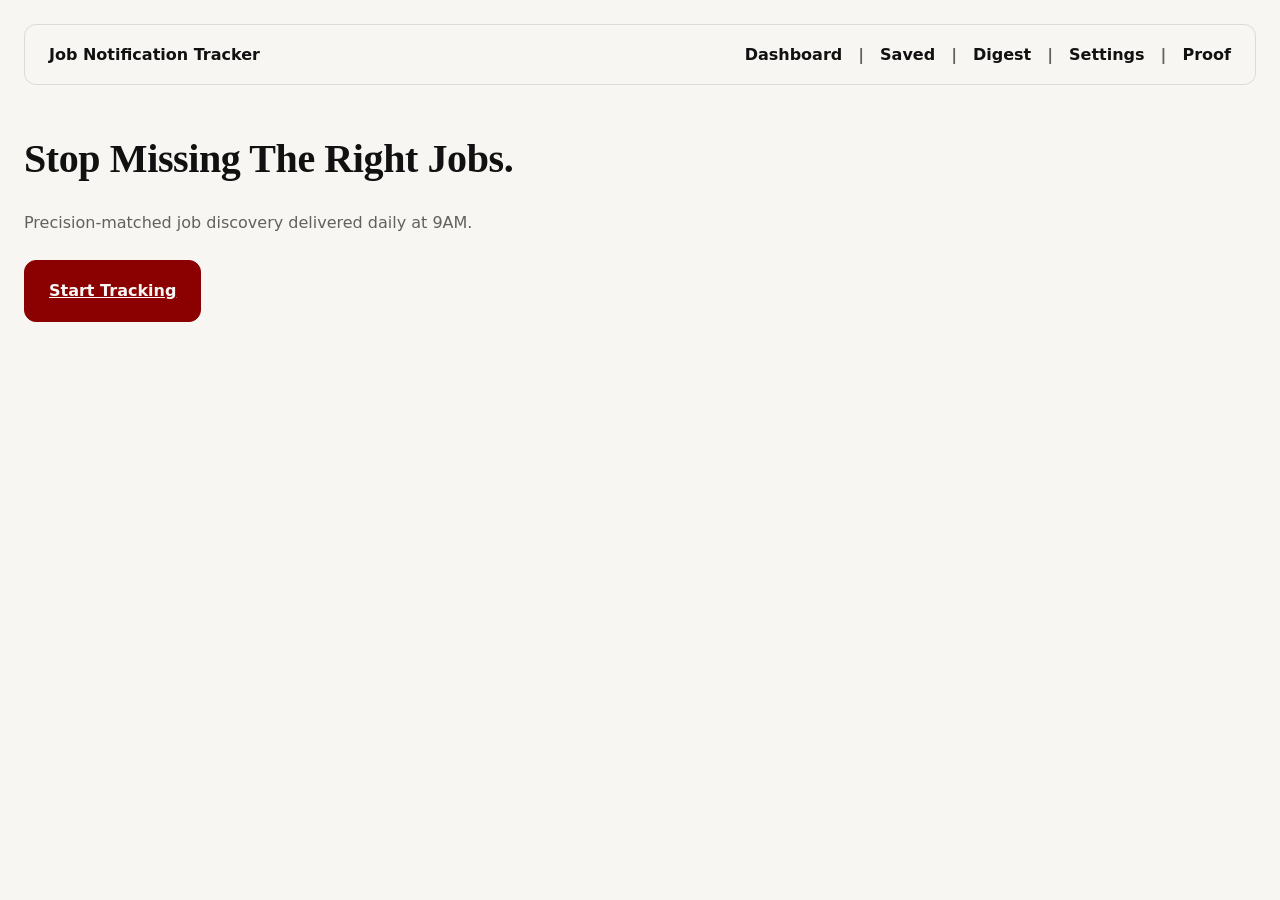
<file: index.html>
<!doctype html>
<html lang="en">
  <head>
    <meta charset="utf-8" />
    <meta name="viewport" content="width=device-width, initial-scale=1" />
    <title>Job Notification Tracker</title>
    <link rel="stylesheet" href="./styles/global.css" />
    <link rel="stylesheet" href="./styles/components.css" />
    <link rel="stylesheet" href="./styles/routes.css" />
  </head>
  <body>
    <div class="route-shell">
      <header class="top-nav" aria-label="Top navigation">
        <div class="top-nav-inner">
          <div class="ds-app-name">Job Notification Tracker</div>

          <nav class="nav-menu" aria-label="Top navigation links">
            <a class="nav-link" href="./dashboard/" data-route="dashboard">Dashboard</a>
            <span class="nav-sep" aria-hidden="true">|</span>
            <a class="nav-link" href="./saved/" data-route="saved">Saved</a>
            <span class="nav-sep" aria-hidden="true">|</span>
            <a class="nav-link" href="./digest/" data-route="digest">Digest</a>
            <span class="nav-sep" aria-hidden="true">|</span>
            <a class="nav-link" href="./settings/" data-route="settings">Settings</a>
            <span class="nav-sep" aria-hidden="true">|</span>
            <a class="nav-link" href="./proof/" data-route="proof">Proof</a>
          </nav>

          <button class="nav-burger" type="button" data-nav-burger aria-expanded="false">Menu</button>
        </div>

        <div class="nav-panel" data-nav-panel aria-label="Mobile menu">
          <a class="nav-link" href="./dashboard/" data-route="dashboard">Dashboard</a>
          <span class="nav-sep" aria-hidden="true">|</span>
          <a class="nav-link" href="./saved/" data-route="saved">Saved</a>
          <span class="nav-sep" aria-hidden="true">|</span>
          <a class="nav-link" href="./digest/" data-route="digest">Digest</a>
          <span class="nav-sep" aria-hidden="true">|</span>
          <a class="nav-link" href="./settings/" data-route="settings">Settings</a>
          <span class="nav-sep" aria-hidden="true">|</span>
          <a class="nav-link" href="./proof/" data-route="proof">Proof</a>
        </div>
      </header>

      <main class="route-content" aria-label="Landing page">
        <div data-app-view>
          <h1 class="route-title">Stop Missing The Right Jobs.</h1>
          <p class="route-subtitle">Precision-matched job discovery delivered daily at 9AM.</p>
          <div class="route-cta">
            <a class="ds-btn ds-focusable ds-btn--primary" href="./settings/" data-route="settings">Start Tracking</a>
          </div>
        </div>
      </main>
    </div>

    <script src="./routes/router.js"></script>
  </body>
</html>
</file>
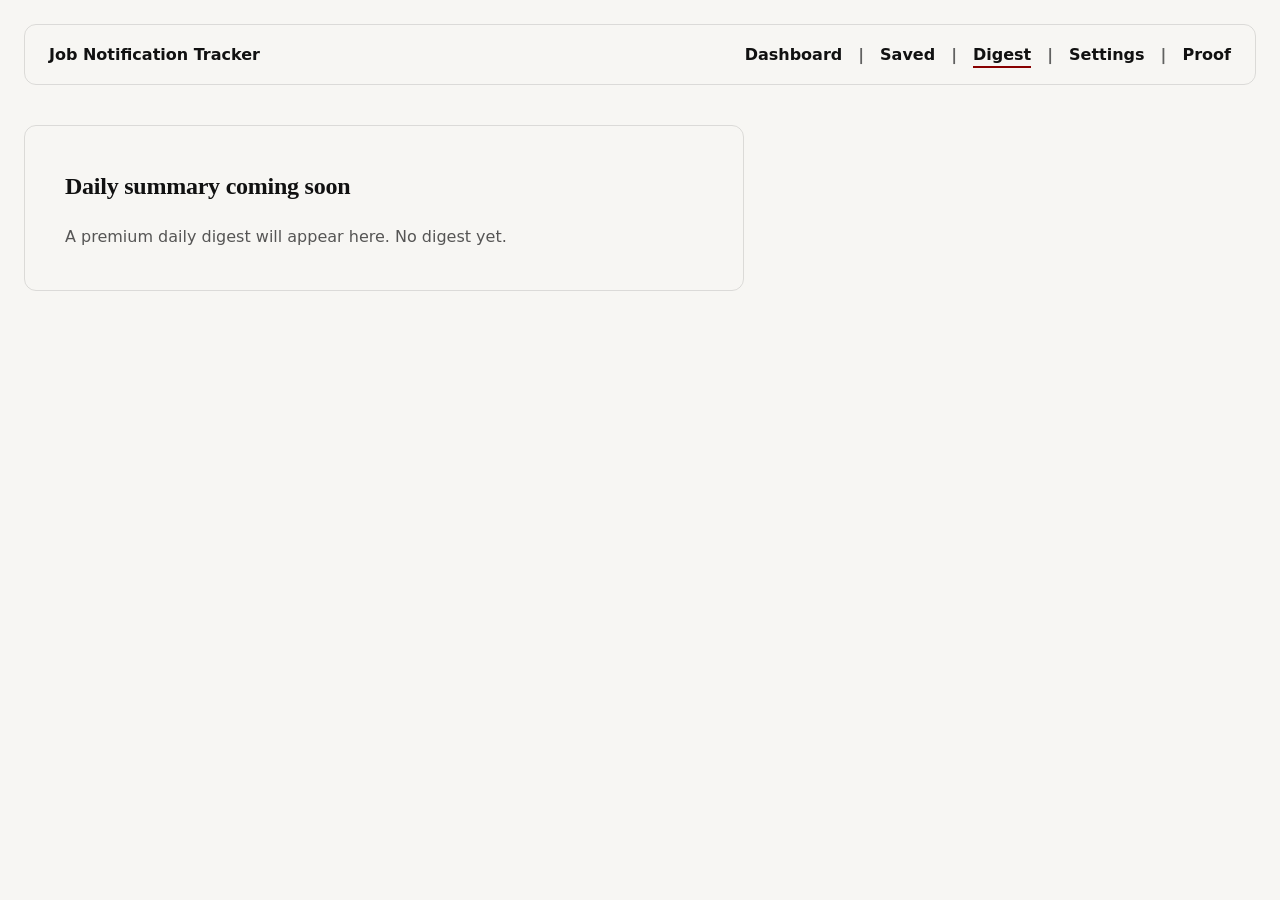
<file: digest/index.html>
<!doctype html>
<html lang="en">
  <head>
    <meta charset="utf-8" />
    <meta name="viewport" content="width=device-width, initial-scale=1" />
    <title>Digest — Job Notification Tracker</title>
    <link rel="stylesheet" href="../styles/global.css" />
    <link rel="stylesheet" href="../styles/components.css" />
    <link rel="stylesheet" href="../styles/routes.css" />
  </head>
  <body>
    <div class="route-shell">
      <header class="top-nav" aria-label="Top navigation">
        <div class="top-nav-inner">
          <div class="ds-app-name">Job Notification Tracker</div>

          <nav class="nav-menu" aria-label="Top navigation links">
            <a class="nav-link" href="../dashboard/" data-route="dashboard">Dashboard</a>
            <span class="nav-sep" aria-hidden="true">|</span>
            <a class="nav-link" href="../saved/" data-route="saved">Saved</a>
            <span class="nav-sep" aria-hidden="true">|</span>
            <a class="nav-link" href="../digest/" data-route="digest">Digest</a>
            <span class="nav-sep" aria-hidden="true">|</span>
            <a class="nav-link" href="../settings/" data-route="settings">Settings</a>
            <span class="nav-sep" aria-hidden="true">|</span>
            <a class="nav-link" href="../proof/" data-route="proof">Proof</a>
          </nav>

          <button class="nav-burger" type="button" data-nav-burger aria-expanded="false">Menu</button>
        </div>

        <div class="nav-panel" data-nav-panel aria-label="Mobile menu">
          <a class="nav-link" href="../dashboard/" data-route="dashboard">Dashboard</a>
          <span class="nav-sep" aria-hidden="true">|</span>
          <a class="nav-link" href="../saved/" data-route="saved">Saved</a>
          <span class="nav-sep" aria-hidden="true">|</span>
          <a class="nav-link" href="../digest/" data-route="digest">Digest</a>
          <span class="nav-sep" aria-hidden="true">|</span>
          <a class="nav-link" href="../settings/" data-route="settings">Settings</a>
          <span class="nav-sep" aria-hidden="true">|</span>
          <a class="nav-link" href="../proof/" data-route="proof">Proof</a>
        </div>
      </header>

      <main class="route-content" aria-label="Digest">
        <div data-app-view>
          <div class="route-empty" role="status" aria-label="Digest empty state">
            <h2 class="route-empty-title">Daily summary coming soon</h2>
            <p class="route-empty-text">A premium daily digest will appear here. No digest yet.</p>
          </div>
        </div>
      </main>
    </div>

    <script src="../routes/router.js"></script>
  </body>
</html>
</file>
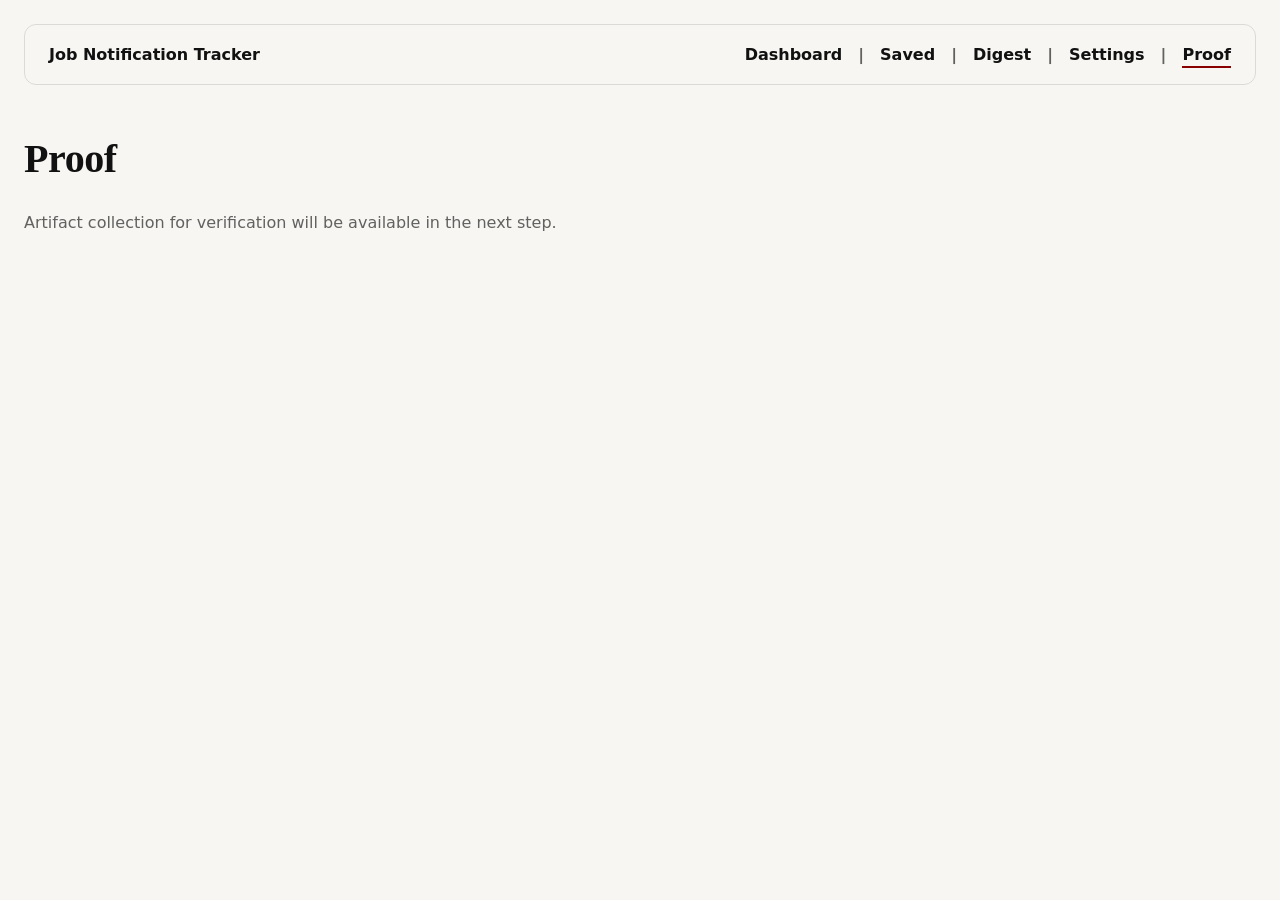
<file: proof/index.html>
<!doctype html>
<html lang="en">
  <head>
    <meta charset="utf-8" />
    <meta name="viewport" content="width=device-width, initial-scale=1" />
    <title>Proof — Job Notification Tracker</title>
    <link rel="stylesheet" href="../styles/global.css" />
    <link rel="stylesheet" href="../styles/components.css" />
    <link rel="stylesheet" href="../styles/routes.css" />
  </head>
  <body>
    <div class="route-shell">
      <header class="top-nav" aria-label="Top navigation">
        <div class="top-nav-inner">
          <div class="ds-app-name">Job Notification Tracker</div>

          <nav class="nav-menu" aria-label="Top navigation links">
            <a class="nav-link" href="../dashboard/" data-route="dashboard">Dashboard</a>
            <span class="nav-sep" aria-hidden="true">|</span>
            <a class="nav-link" href="../saved/" data-route="saved">Saved</a>
            <span class="nav-sep" aria-hidden="true">|</span>
            <a class="nav-link" href="../digest/" data-route="digest">Digest</a>
            <span class="nav-sep" aria-hidden="true">|</span>
            <a class="nav-link" href="../settings/" data-route="settings">Settings</a>
            <span class="nav-sep" aria-hidden="true">|</span>
            <a class="nav-link" href="../proof/" data-route="proof">Proof</a>
          </nav>

          <button class="nav-burger" type="button" data-nav-burger aria-expanded="false">Menu</button>
        </div>

        <div class="nav-panel" data-nav-panel aria-label="Mobile menu">
          <a class="nav-link" href="../dashboard/" data-route="dashboard">Dashboard</a>
          <span class="nav-sep" aria-hidden="true">|</span>
          <a class="nav-link" href="../saved/" data-route="saved">Saved</a>
          <span class="nav-sep" aria-hidden="true">|</span>
          <a class="nav-link" href="../digest/" data-route="digest">Digest</a>
          <span class="nav-sep" aria-hidden="true">|</span>
          <a class="nav-link" href="../settings/" data-route="settings">Settings</a>
          <span class="nav-sep" aria-hidden="true">|</span>
          <a class="nav-link" href="../proof/" data-route="proof">Proof</a>
        </div>
      </header>

      <main class="route-content" aria-label="Proof">
        <div data-app-view>
          <h1 class="route-title">Proof</h1>
          <p class="route-subtitle">Artifact collection for verification will be available in the next step.</p>
        </div>
      </main>
    </div>

    <script src="../routes/router.js"></script>
  </body>
</html>
</file>
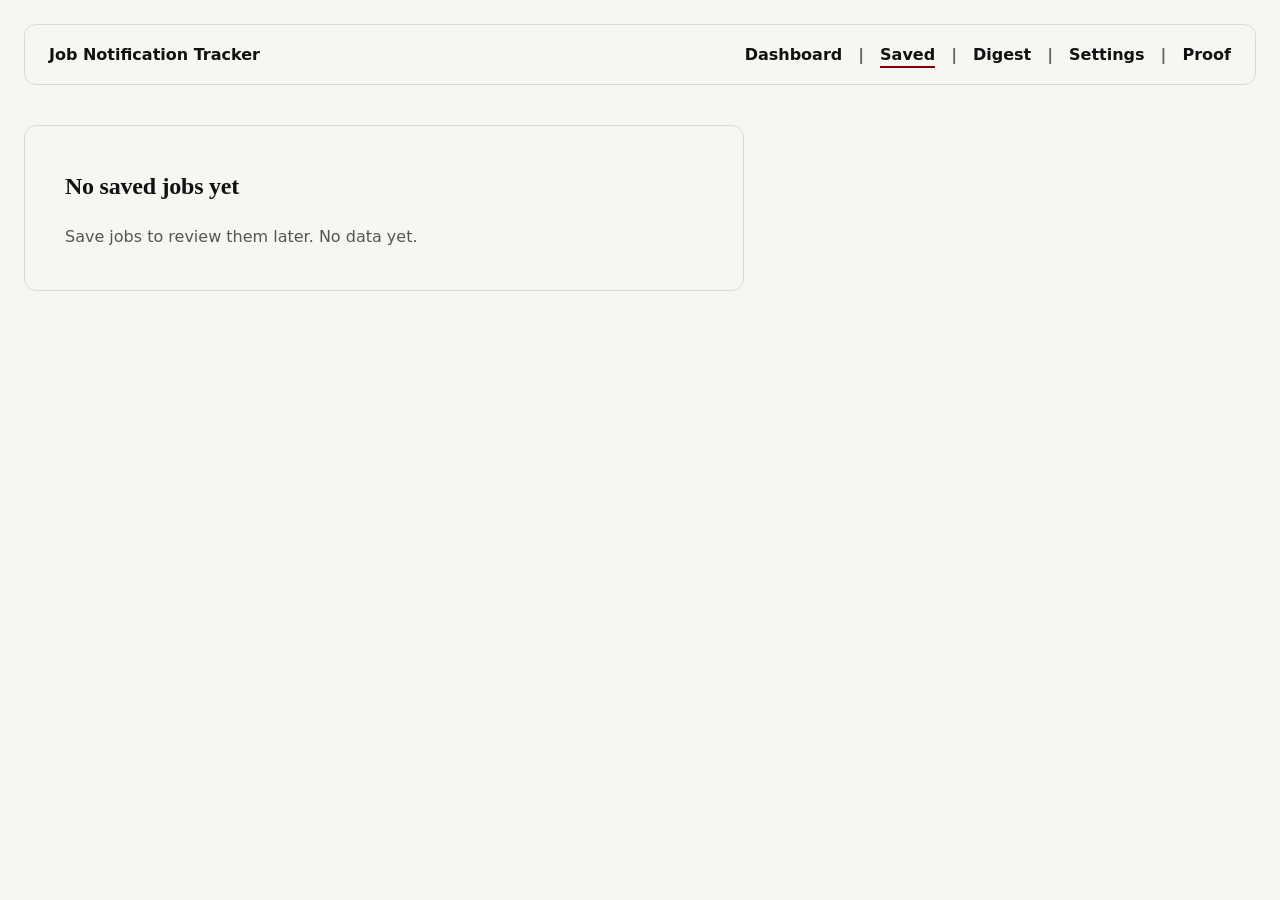
<file: saved/index.html>
<!doctype html>
<html lang="en">
  <head>
    <meta charset="utf-8" />
    <meta name="viewport" content="width=device-width, initial-scale=1" />
    <title>Saved — Job Notification Tracker</title>
    <link rel="stylesheet" href="../styles/global.css" />
    <link rel="stylesheet" href="../styles/components.css" />
    <link rel="stylesheet" href="../styles/routes.css" />
  </head>
  <body>
    <div class="route-shell">
      <header class="top-nav" aria-label="Top navigation">
        <div class="top-nav-inner">
          <div class="ds-app-name">Job Notification Tracker</div>

          <nav class="nav-menu" aria-label="Top navigation links">
            <a class="nav-link" href="../dashboard/" data-route="dashboard">Dashboard</a>
            <span class="nav-sep" aria-hidden="true">|</span>
            <a class="nav-link" href="../saved/" data-route="saved">Saved</a>
            <span class="nav-sep" aria-hidden="true">|</span>
            <a class="nav-link" href="../digest/" data-route="digest">Digest</a>
            <span class="nav-sep" aria-hidden="true">|</span>
            <a class="nav-link" href="../settings/" data-route="settings">Settings</a>
            <span class="nav-sep" aria-hidden="true">|</span>
            <a class="nav-link" href="../proof/" data-route="proof">Proof</a>
          </nav>

          <button class="nav-burger" type="button" data-nav-burger aria-expanded="false">Menu</button>
        </div>

        <div class="nav-panel" data-nav-panel aria-label="Mobile menu">
          <a class="nav-link" href="../dashboard/" data-route="dashboard">Dashboard</a>
          <span class="nav-sep" aria-hidden="true">|</span>
          <a class="nav-link" href="../saved/" data-route="saved">Saved</a>
          <span class="nav-sep" aria-hidden="true">|</span>
          <a class="nav-link" href="../digest/" data-route="digest">Digest</a>
          <span class="nav-sep" aria-hidden="true">|</span>
          <a class="nav-link" href="../settings/" data-route="settings">Settings</a>
          <span class="nav-sep" aria-hidden="true">|</span>
          <a class="nav-link" href="../proof/" data-route="proof">Proof</a>
        </div>
      </header>

      <main class="route-content" aria-label="Saved">
        <div data-app-view>
          <div class="route-empty" role="status" aria-label="Saved empty state">
            <h2 class="route-empty-title">No saved jobs yet</h2>
            <p class="route-empty-text">Save jobs to review them later. No data yet.</p>
          </div>
        </div>
      </main>
    </div>

    <script src="../routes/router.js"></script>
  </body>
</html>
</file>
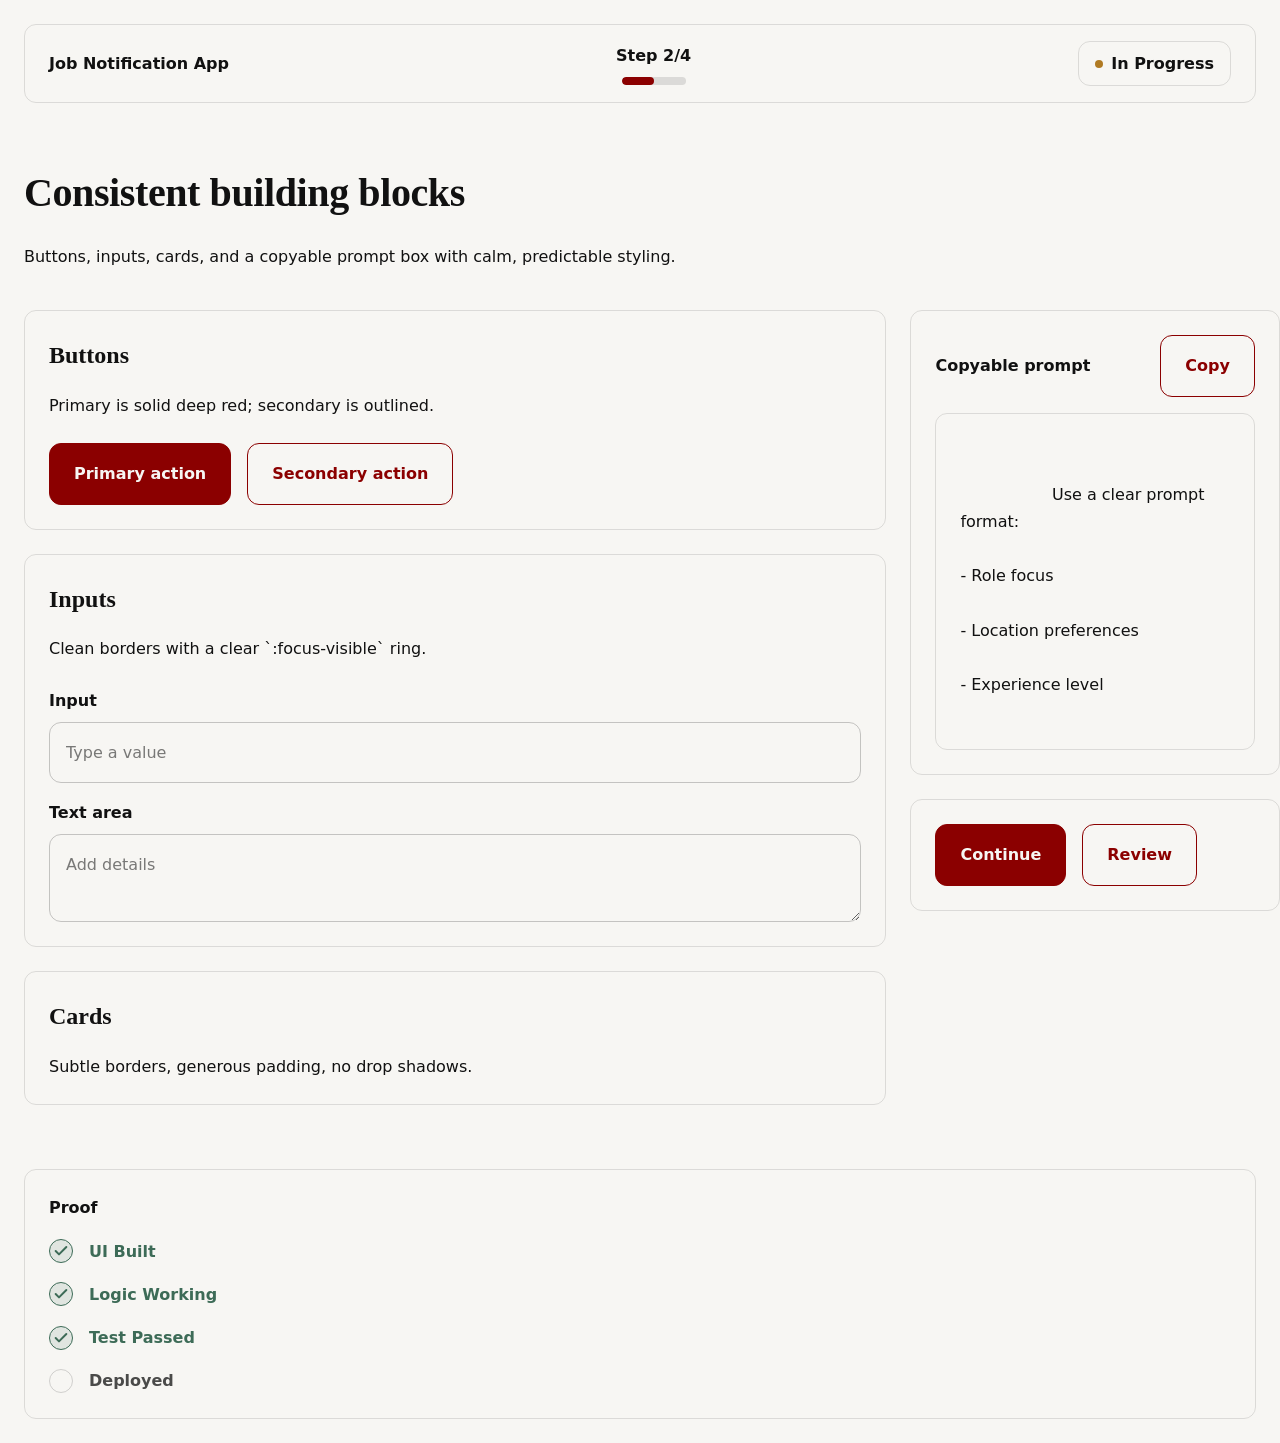
<file: pages/components.html>
<!doctype html>
<html lang="en">
  <head>
    <meta charset="utf-8" />
    <meta name="viewport" content="width=device-width, initial-scale=1" />
    <title>Job Notification App — Components</title>
    <link rel="stylesheet" href="../styles/global.css" />
    <link rel="stylesheet" href="../styles/components.css" />
  </head>
  <body>
    <div class="ds-page">
      <!-- Top Bar -->
      <header class="ds-topbar" aria-label="Top bar">
        <div class="ds-app-name">Job Notification App</div>

        <div class="ds-topbar-center">
          <div class="ds-progress-row">
            <div class="ds-progress-label" aria-label="Progress">Step 2/4</div>
          </div>
          <div class="ds-progress-track" aria-hidden="true">
            <div class="ds-progress-fill" style="--progress: 50%"></div>
          </div>
        </div>

        <div class="ds-status-badge ds-status--in-progress" aria-label="Status badge">
          <span class="ds-status-dot" aria-hidden="true"></span>
          In Progress
        </div>
      </header>

      <!-- Context Header -->
      <section class="ds-context-header" aria-label="Context header">
        <h1 class="ds-context-title">Consistent building blocks</h1>
        <p class="ds-context-subtitle">
          Buttons, inputs, cards, and a copyable prompt box with calm, predictable styling.
        </p>
      </section>

      <!-- Primary workspace (70%) + Secondary panel (30%) -->
      <main class="ds-main-grid" aria-label="Main layout">
        <section class="ds-primary" aria-label="Primary workspace">
          <div class="ds-card" style="margin-bottom: 24px">
            <h2 class="ds-section-title">Buttons</h2>
            <p class="ds-helper-text">Primary is solid deep red; secondary is outlined.</p>

            <div style="margin-top: 24px; display: flex; gap: 16px; flex-wrap: wrap">
              <button class="ds-btn ds-focusable ds-btn--primary" type="button">Primary action</button>
              <button class="ds-btn ds-focusable ds-btn--secondary" type="button">Secondary action</button>
            </div>
          </div>

          <div class="ds-card" style="margin-bottom: 24px">
            <h2 class="ds-section-title">Inputs</h2>
            <p class="ds-helper-text">Clean borders with a clear `:focus-visible` ring.</p>

            <div style="margin-top: 24px; display: grid; grid-template-columns: 1fr; gap: 16px">
              <label class="ds-field" for="demo-input-2">
                <span class="ds-label">Input</span>
                <input id="demo-input-2" class="ds-input ds-focusable" placeholder="Type a value" />
              </label>
              <label class="ds-field" for="demo-textarea-2">
                <span class="ds-label">Text area</span>
                <textarea
                  id="demo-textarea-2"
                  class="ds-textarea ds-focusable"
                  placeholder="Add details"
                ></textarea>
              </label>
            </div>
          </div>

          <div class="ds-card" style="margin-bottom: 24px">
            <h2 class="ds-section-title">Cards</h2>
            <p class="ds-helper-text">Subtle borders, generous padding, no drop shadows.</p>
          </div>
        </section>

        <aside class="ds-secondary" aria-label="Secondary panel">
          <section class="ds-block" aria-label="Copyable prompt box">
            <div class="ds-copybox">
              <div class="ds-copybox-head">
                <div class="ds-copybox-title">Copyable prompt</div>
                <button class="ds-btn ds-focusable ds-btn--secondary" type="button">Copy</button>
              </div>
              <div class="ds-copybox-inner">
                <div class="ds-copybox-text">
                  Use a clear prompt format:
                  <br />- Role focus
                  <br />- Location preferences
                  <br />- Experience level
                </div>
              </div>
            </div>
          </section>

          <section class="ds-block" aria-label="Actions">
            <div style="display: flex; gap: 16px; flex-wrap: wrap">
              <button class="ds-btn ds-focusable ds-btn--primary" type="button">Continue</button>
              <button class="ds-btn ds-focusable ds-btn--secondary" type="button">Review</button>
            </div>
          </section>
        </aside>
      </main>

      <!-- Proof Footer -->
      <footer class="ds-proof" aria-label="Proof footer">
        <div class="ds-proof-title">Proof</div>
        <ul class="ds-proof-list">
          <li class="ds-proof-item ds-proof-item--done">
            <span class="ds-proof-check" aria-hidden="true">
              <svg viewBox="0 0 24 24" fill="none" stroke="currentColor" stroke-width="3" stroke-linecap="round"
                stroke-linejoin="round">
                <polyline points="20 6 9 17 4 12" />
              </svg>
            </span>
            UI Built
          </li>
          <li class="ds-proof-item ds-proof-item--done">
            <span class="ds-proof-check" aria-hidden="true">
              <svg viewBox="0 0 24 24" fill="none" stroke="currentColor" stroke-width="3" stroke-linecap="round"
                stroke-linejoin="round">
                <polyline points="20 6 9 17 4 12" />
              </svg>
            </span>
            Logic Working
          </li>
          <li class="ds-proof-item ds-proof-item--done">
            <span class="ds-proof-check" aria-hidden="true">
              <svg viewBox="0 0 24 24" fill="none" stroke="currentColor" stroke-width="3" stroke-linecap="round"
                stroke-linejoin="round">
                <polyline points="20 6 9 17 4 12" />
              </svg>
            </span>
            Test Passed
          </li>
          <li class="ds-proof-item ds-proof-item--pending">
            <span class="ds-proof-check" aria-hidden="true"></span>
            Deployed
          </li>
        </ul>
      </footer>
    </div>
  </body>
</html>
</file>
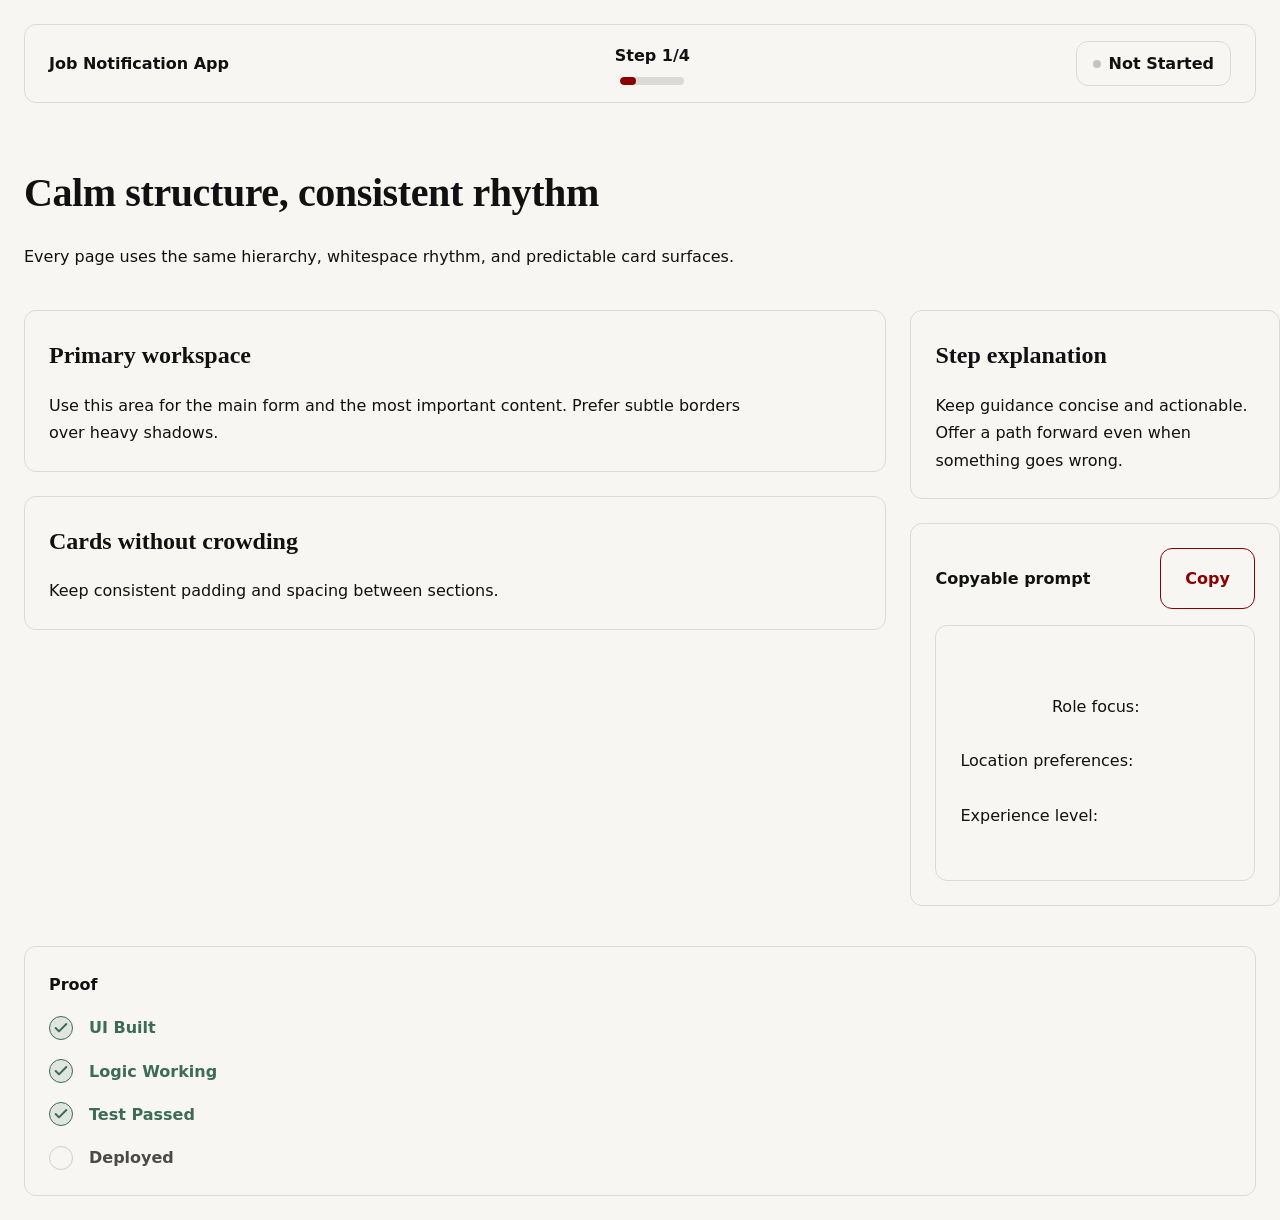
<file: pages/layout.html>
<!doctype html>
<html lang="en">
  <head>
    <meta charset="utf-8" />
    <meta name="viewport" content="width=device-width, initial-scale=1" />
    <title>Job Notification App — Layout</title>
    <link rel="stylesheet" href="../styles/global.css" />
    <link rel="stylesheet" href="../styles/components.css" />
  </head>
  <body>
    <div class="ds-page">
      <!-- Top Bar -->
      <header class="ds-topbar" aria-label="Top bar">
        <div class="ds-app-name">Job Notification App</div>

        <div class="ds-topbar-center">
          <div class="ds-progress-row">
            <div class="ds-progress-label" aria-label="Progress">Step 1/4</div>
          </div>
          <div class="ds-progress-track" aria-hidden="true">
            <div class="ds-progress-fill" style="--progress: 25%"></div>
          </div>
        </div>

        <div class="ds-status-badge ds-status--not-started" aria-label="Status badge">
          <span class="ds-status-dot" aria-hidden="true"></span>
          Not Started
        </div>
      </header>

      <!-- Context Header -->
      <section class="ds-context-header" aria-label="Context header">
        <h1 class="ds-context-title">Calm structure, consistent rhythm</h1>
        <p class="ds-context-subtitle">
          Every page uses the same hierarchy, whitespace rhythm, and predictable card surfaces.
        </p>
      </section>

      <!-- Primary workspace (70%) + Secondary panel (30%) -->
      <main class="ds-main-grid" aria-label="Main layout">
        <section class="ds-primary" aria-label="Primary workspace">
          <div class="ds-card" style="margin-bottom: 24px">
            <h2 class="ds-section-title">Primary workspace</h2>
            <p class="ds-helper-text">
              Use this area for the main form and the most important content. Prefer subtle borders over heavy shadows.
            </p>
          </div>
          <div class="ds-card" style="margin-bottom: 24px">
            <h2 class="ds-section-title">Cards without crowding</h2>
            <p class="ds-helper-text">Keep consistent padding and spacing between sections.</p>
          </div>
        </section>

        <aside class="ds-secondary" aria-label="Secondary panel">
          <section class="ds-block" aria-label="Step explanation">
            <h2 class="ds-section-title">Step explanation</h2>
            <p class="ds-helper-text">
              Keep guidance concise and actionable. Offer a path forward even when something goes wrong.
            </p>
          </section>

          <section class="ds-block" aria-label="Copyable prompt box">
            <div class="ds-copybox">
              <div class="ds-copybox-head">
                <div class="ds-copybox-title">Copyable prompt</div>
                <button class="ds-btn ds-focusable ds-btn--secondary" type="button">Copy</button>
              </div>
              <div class="ds-copybox-inner">
                <div class="ds-copybox-text">
                  Role focus:
                  <br />Location preferences:
                  <br />Experience level:
                </div>
              </div>
            </div>
          </section>
        </aside>
      </main>

      <!-- Proof Footer -->
      <footer class="ds-proof" aria-label="Proof footer">
        <div class="ds-proof-title">Proof</div>
        <ul class="ds-proof-list">
          <li class="ds-proof-item ds-proof-item--done">
            <span class="ds-proof-check" aria-hidden="true">
              <svg viewBox="0 0 24 24" fill="none" stroke="currentColor" stroke-width="3" stroke-linecap="round"
                stroke-linejoin="round">
                <polyline points="20 6 9 17 4 12" />
              </svg>
            </span>
            UI Built
          </li>
          <li class="ds-proof-item ds-proof-item--done">
            <span class="ds-proof-check" aria-hidden="true">
              <svg viewBox="0 0 24 24" fill="none" stroke="currentColor" stroke-width="3" stroke-linecap="round"
                stroke-linejoin="round">
                <polyline points="20 6 9 17 4 12" />
              </svg>
            </span>
            Logic Working
          </li>
          <li class="ds-proof-item ds-proof-item--done">
            <span class="ds-proof-check" aria-hidden="true">
              <svg viewBox="0 0 24 24" fill="none" stroke="currentColor" stroke-width="3" stroke-linecap="round"
                stroke-linejoin="round">
                <polyline points="20 6 9 17 4 12" />
              </svg>
            </span>
            Test Passed
          </li>
          <li class="ds-proof-item ds-proof-item--pending">
            <span class="ds-proof-check" aria-hidden="true"></span>
            Deployed
          </li>
        </ul>
      </footer>
    </div>
  </body>
</html>
</file>
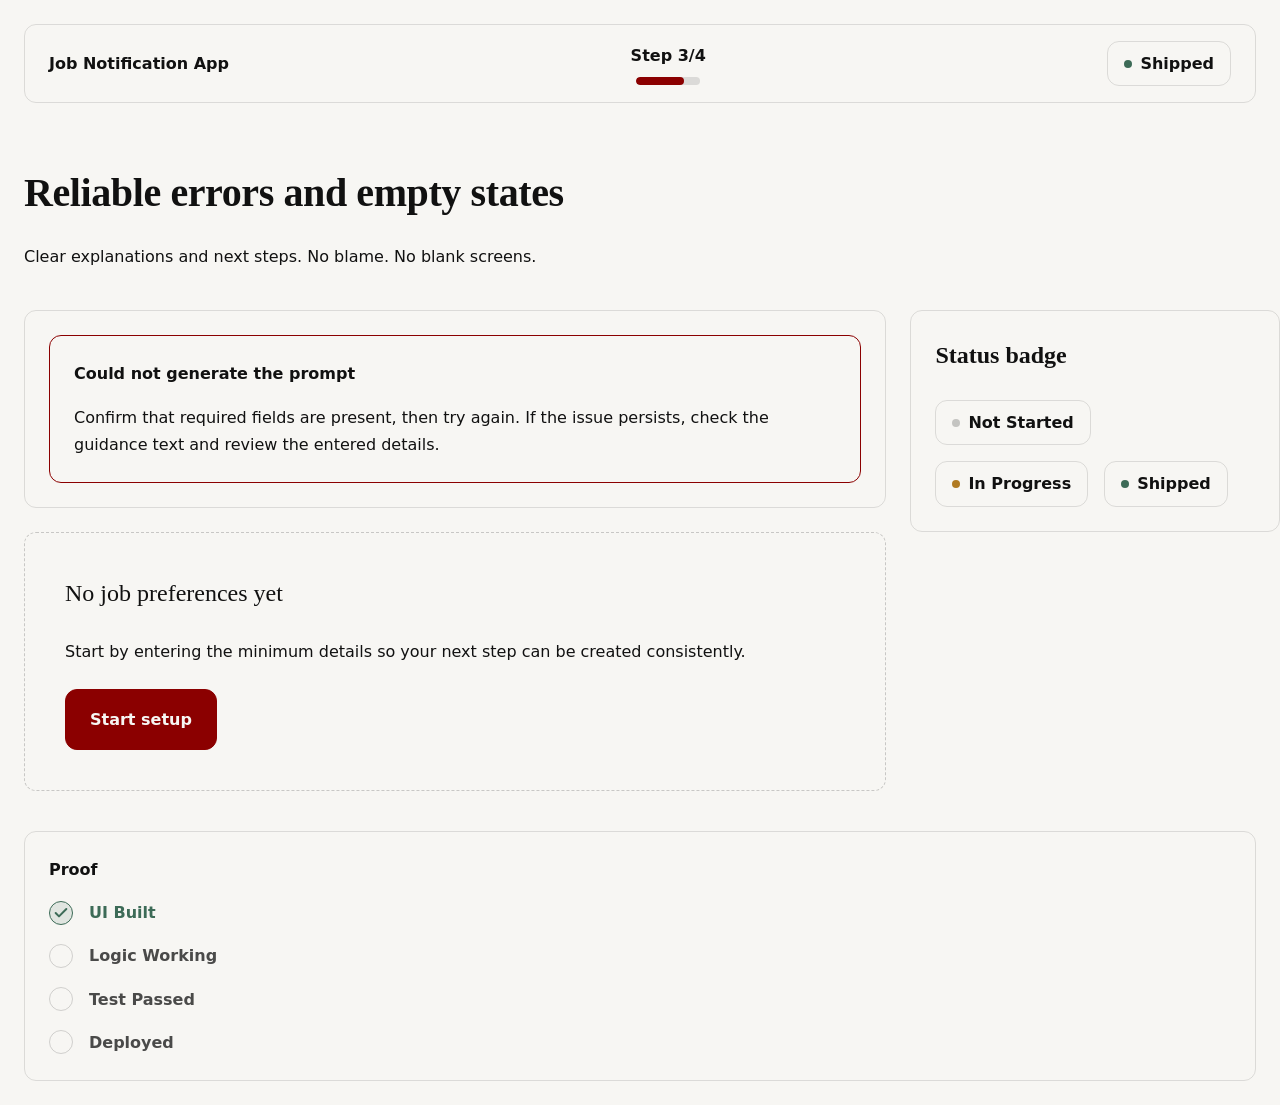
<file: pages/states.html>
<!doctype html>
<html lang="en">
  <head>
    <meta charset="utf-8" />
    <meta name="viewport" content="width=device-width, initial-scale=1" />
    <title>Job Notification App — States</title>
    <link rel="stylesheet" href="../styles/global.css" />
    <link rel="stylesheet" href="../styles/components.css" />
  </head>
  <body>
    <div class="ds-page">
      <!-- Top Bar -->
      <header class="ds-topbar" aria-label="Top bar">
        <div class="ds-app-name">Job Notification App</div>

        <div class="ds-topbar-center">
          <div class="ds-progress-row">
            <div class="ds-progress-label" aria-label="Progress">Step 3/4</div>
          </div>
          <div class="ds-progress-track" aria-hidden="true">
            <div class="ds-progress-fill" style="--progress: 75%"></div>
          </div>
        </div>

        <div class="ds-status-badge ds-status--shipped" aria-label="Status badge">
          <span class="ds-status-dot" aria-hidden="true"></span>
          Shipped
        </div>
      </header>

      <!-- Context Header -->
      <section class="ds-context-header" aria-label="Context header">
        <h1 class="ds-context-title">Reliable errors and empty states</h1>
        <p class="ds-context-subtitle">
          Clear explanations and next steps. No blame. No blank screens.
        </p>
      </section>

      <!-- Primary workspace (70%) + Secondary panel (30%) -->
      <main class="ds-main-grid" aria-label="Main layout">
        <section class="ds-primary" aria-label="Primary workspace">
          <!-- Error state -->
          <div class="ds-card" style="margin-bottom: 24px">
            <div class="ds-alert ds-alert--error" role="alert">
              <p class="ds-alert-title">Could not generate the prompt</p>
              <p class="ds-alert-body">
                Confirm that required fields are present, then try again. If the issue persists, check the
                guidance text and review the entered details.
              </p>
            </div>
          </div>

          <!-- Empty state -->
          <div class="ds-empty" role="status" aria-label="Empty state">
            <p class="ds-empty-title">No job preferences yet</p>
            <p class="ds-helper-text" style="margin-top: 0">
              Start by entering the minimum details so your next step can be created consistently.
            </p>
            <button class="ds-btn ds-focusable ds-btn--primary" type="button">Start setup</button>
          </div>
        </section>

        <aside class="ds-secondary" aria-label="Secondary panel">
          <section class="ds-block" aria-label="Status badge examples">
            <h2 class="ds-section-title">Status badge</h2>
            <div style="margin-top: 24px; display: flex; gap: 16px; flex-wrap: wrap">
              <div class="ds-status-badge ds-status--not-started" aria-label="Not Started">
                <span class="ds-status-dot" aria-hidden="true"></span>
                Not Started
              </div>
              <div class="ds-status-badge ds-status--in-progress" aria-label="In Progress">
                <span class="ds-status-dot" aria-hidden="true"></span>
                In Progress
              </div>
              <div class="ds-status-badge ds-status--shipped" aria-label="Shipped">
                <span class="ds-status-dot" aria-hidden="true"></span>
                Shipped
              </div>
            </div>
          </section>
        </aside>
      </main>

      <!-- Proof Footer -->
      <footer class="ds-proof" aria-label="Proof footer">
        <div class="ds-proof-title">Proof</div>
        <ul class="ds-proof-list">
          <li class="ds-proof-item ds-proof-item--done">
            <span class="ds-proof-check" aria-hidden="true">
              <svg viewBox="0 0 24 24" fill="none" stroke="currentColor" stroke-width="3" stroke-linecap="round"
                stroke-linejoin="round">
                <polyline points="20 6 9 17 4 12" />
              </svg>
            </span>
            UI Built
          </li>
          <li class="ds-proof-item ds-proof-item--pending">
            <span class="ds-proof-check" aria-hidden="true"></span>
            Logic Working
          </li>
          <li class="ds-proof-item ds-proof-item--pending">
            <span class="ds-proof-check" aria-hidden="true"></span>
            Test Passed
          </li>
          <li class="ds-proof-item ds-proof-item--pending">
            <span class="ds-proof-check" aria-hidden="true"></span>
            Deployed
          </li>
        </ul>
      </footer>
    </div>
  </body>
</html>
</file>
<file: styles/global.css>
@import "./tokens.css";

*,
*::before,
*::after {
  box-sizing: border-box;
}

html,
body {
  height: 100%;
}

body {
  margin: 0;
  background: var(--color-background);
  color: var(--color-text);
  font-family: var(--font-sans);
  font-size: var(--font-size-body);
  line-height: var(--line-height-body);
  text-rendering: optimizeLegibility;
}

button,
input,
textarea,
select {
  font: inherit;
}

::selection {
  background: rgba(139, 0, 0, 0.16);
}

a {
  color: inherit;
}

.ds-page {
  min-height: 100vh;
  padding: var(--space-3);
}

.ds-prose {
  max-width: var(--content-max);
}

.ds-topbar {
  display: flex;
  align-items: center;
  justify-content: space-between;
  gap: var(--space-2);
  padding: var(--space-2) var(--space-3);
  border: 1px solid rgba(17, 17, 17, 0.12);
  border-radius: var(--radius);
  background: transparent;
}

.ds-app-name {
  font-weight: 600;
}

.ds-topbar-center {
  display: flex;
  flex-direction: column;
  align-items: center;
  gap: var(--space-1);
}

.ds-progress-row {
  display: flex;
  align-items: center;
  gap: var(--space-2);
}

.ds-progress-label {
  font-weight: 600;
}

.ds-progress-track {
  width: var(--space-5);
  height: var(--space-1);
  border-radius: var(--radius);
  background: rgba(17, 17, 17, 0.12);
  overflow: hidden;
}

.ds-progress-fill {
  height: 100%;
  width: var(--progress, 0%);
  background: var(--color-accent);
  border-radius: var(--radius);
}

.ds-status-badge {
  display: inline-flex;
  align-items: center;
  gap: var(--space-1);
  padding: var(--space-1) var(--space-2);
  border: 1px solid rgba(17, 17, 17, 0.12);
  border-radius: var(--radius);
  background: transparent;
  font-weight: 600;
}

.ds-status-dot {
  width: 8px;
  height: 8px;
  border-radius: var(--radius);
  background: rgba(17, 17, 17, 0.22);
}

.ds-status--not-started .ds-status-dot {
  background: rgba(17, 17, 17, 0.22);
}

.ds-status--in-progress .ds-status-dot {
  background: var(--color-warning);
}

.ds-status--shipped .ds-status-dot {
  background: var(--color-success);
}

.ds-context-header {
  margin-top: var(--space-4);
  padding: var(--space-2) 0 var(--space-2);
}

.ds-context-title {
  margin: 0;
  font-family: var(--font-serif);
  font-size: var(--font-size-h1);
  letter-spacing: -0.01em;
}

.ds-context-subtitle {
  margin: var(--space-2) 0 0;
  max-width: var(--content-max);
}

.ds-main-grid {
  margin-top: var(--space-3);
  display: grid;
  grid-template-columns: 70% 30%;
  gap: var(--space-3);
}

.ds-primary,
.ds-secondary {
  min-width: 0;
}

.ds-secondary {
  display: flex;
  flex-direction: column;
  gap: var(--space-3);
}

@media (max-width: 900px) {
  .ds-main-grid {
    grid-template-columns: 1fr;
  }
}

.ds-section-title {
  margin: 0;
  font-size: var(--font-size-h2);
  font-family: var(--font-serif);
}

.ds-block {
  padding: var(--space-3);
  border: 1px solid rgba(17, 17, 17, 0.12);
  border-radius: var(--radius);
  background: transparent;
}

.ds-helper-text {
  margin: var(--space-2) 0 0;
  max-width: var(--content-max);
}

/* Form + motion safety */
.ds-focusable {
  transition: border-color 170ms ease-in-out, background-color 170ms ease-in-out, color 170ms ease-in-out, outline-color 170ms
    ease-in-out, box-shadow 170ms ease-in-out;
}

.ds-reduce-motion *,
.ds-reduce-motion *::before,
.ds-reduce-motion *::after {
  transition: none !important;
  animation: none !important;
}

@media (prefers-reduced-motion: reduce) {
  .ds-focusable {
    transition: none !important;
  }
}
</file>
<file: styles/components.css>
/* Buttons */
.ds-btn {
  display: inline-flex;
  align-items: center;
  justify-content: center;
  gap: var(--space-2);
  padding: var(--space-2) var(--space-3);
  border-radius: var(--radius);
  border: 1px solid rgba(17, 17, 17, 0.12);
  background: transparent;
  color: var(--color-text);
  font-weight: 600;
  cursor: pointer;
}

.ds-btn.ds-focusable {
  transition: background-color 170ms ease-in-out, border-color 170ms ease-in-out, color 170ms ease-in-out, outline-color 170ms
    ease-in-out;
}

.ds-btn:disabled {
  opacity: 0.5;
  cursor: not-allowed;
}

.ds-btn--primary {
  background: var(--color-accent);
  border-color: var(--color-accent);
  color: var(--color-background);
}

.ds-btn--primary:hover {
  background: color-mix(in srgb, var(--color-accent) 92%, var(--color-text) 8%);
}

.ds-btn--secondary {
  border-color: var(--color-accent);
  color: var(--color-accent);
  background: transparent;
}

.ds-btn--secondary:hover {
  background: rgba(139, 0, 0, 0.08);
}

.ds-btn:focus-visible {
  outline: 2px solid var(--color-accent);
  outline-offset: 2px;
}

/* Cards */
.ds-card {
  padding: var(--space-3);
  border: 1px solid rgba(17, 17, 17, 0.12);
  border-radius: var(--radius);
  background: transparent;
}

/* Inputs */
.ds-field {
  display: flex;
  flex-direction: column;
  gap: var(--space-1);
}

.ds-label {
  font-weight: 600;
}

.ds-input,
.ds-textarea {
  width: 100%;
  padding: var(--space-2);
  border-radius: var(--radius);
  border: 1px solid rgba(17, 17, 17, 0.22);
  background: transparent;
  color: var(--color-text);
}

.ds-textarea {
  min-height: var(--space-5);
  resize: vertical;
}

.ds-input:focus-visible,
.ds-textarea:focus-visible {
  outline: 2px solid var(--color-accent);
  outline-offset: 2px;
}

.ds-input::placeholder,
.ds-textarea::placeholder {
  color: rgba(17, 17, 17, 0.55);
}

/* Copyable prompt box */
.ds-copybox {
  display: flex;
  flex-direction: column;
  gap: var(--space-2);
}

.ds-copybox-inner {
  border: 1px solid rgba(17, 17, 17, 0.12);
  border-radius: var(--radius);
  background: transparent;
  padding: var(--space-3);
}

.ds-copybox-head {
  display: flex;
  align-items: center;
  justify-content: space-between;
  gap: var(--space-2);
}

.ds-copybox-title {
  font-weight: 600;
}

.ds-copybox-text {
  margin: var(--space-2) 0 0;
  white-space: pre-wrap;
  max-width: var(--content-max);
}

/* Alerts (Error) */
.ds-alert {
  border-radius: var(--radius);
  border: 1px solid rgba(17, 17, 17, 0.12);
  padding: var(--space-3);
}

.ds-alert--error {
  border-color: var(--color-accent);
}

.ds-alert-title {
  margin: 0;
  font-weight: 700;
}

.ds-alert-body {
  margin: var(--space-2) 0 0;
  max-width: var(--content-max);
}

/* Empty state */
.ds-empty {
  padding: var(--space-4);
  border-radius: var(--radius);
  border: 1px dashed rgba(17, 17, 17, 0.2);
  background: transparent;
  display: flex;
  flex-direction: column;
  gap: var(--space-3);
  align-items: flex-start;
}

.ds-empty-title {
  margin: 0;
  font-family: var(--font-serif);
  font-size: var(--font-size-h2);
}

/* Proof footer checklist */
.ds-proof {
  margin-top: var(--space-4);
  padding: var(--space-3);
  border: 1px solid rgba(17, 17, 17, 0.12);
  border-radius: var(--radius);
}

.ds-proof-title {
  margin: 0 0 var(--space-2);
  font-weight: 700;
}

.ds-proof-list {
  list-style: none;
  padding: 0;
  margin: 0;
  display: grid;
  gap: var(--space-2);
}

.ds-proof-item {
  display: flex;
  align-items: center;
  gap: var(--space-2);
  font-weight: 600;
}

.ds-proof-check {
  width: var(--space-3);
  height: var(--space-3);
  border-radius: var(--radius);
  border: 1px solid rgba(17, 17, 17, 0.22);
  display: inline-flex;
  align-items: center;
  justify-content: center;
}

.ds-proof-item--done .ds-proof-check {
  border-color: var(--color-success);
  background: rgba(61, 107, 87, 0.12);
}

.ds-proof-check svg {
  width: var(--space-2);
  height: var(--space-2);
  display: none;
}

.ds-proof-item--done .ds-proof-check svg {
  display: block;
}

.ds-proof-item--done {
  color: var(--color-success);
}

.ds-proof-item--pending {
  color: var(--color-text);
  opacity: 0.75;
  font-weight: 600;
}
</file>
<file: styles/routes.css>
/* Shared shell styling for route pages */

.route-shell {
  padding: var(--space-3);
}

.route-content {
  max-width: var(--content-max);
  margin: var(--space-4) 0 0;
}

.route-title {
  margin: 0;
  font-family: var(--font-serif);
  font-size: var(--font-size-h1);
  letter-spacing: -0.01em;
}

.route-h2 {
  font-family: var(--font-serif);
  font-size: var(--font-size-h2);
  margin: 0;
}

.route-subtitle {
  margin: var(--space-2) 0 0;
  color: rgba(17, 17, 17, 0.65);
  max-width: var(--content-max);
}

.route-cta {
  margin-top: var(--space-3);
  display: flex;
  align-items: center;
  gap: var(--space-2);
  flex-wrap: wrap;
}

.route-empty {
  margin-top: var(--space-4);
  border: 1px solid rgba(17, 17, 17, 0.12);
  border-radius: var(--radius);
  padding: var(--space-4);
  background: transparent;
}

.route-empty-title {
  margin: 0;
  font-family: var(--font-serif);
  font-size: var(--font-size-h2);
  letter-spacing: -0.01em;
}

.route-empty-text {
  margin: var(--space-2) 0 0;
  color: rgba(17, 17, 17, 0.7);
  max-width: var(--content-max);
}

.route-form {
  display: flex;
  flex-direction: column;
  gap: var(--space-3);
  margin-top: var(--space-3);
}

.top-nav {
  border: 1px solid rgba(17, 17, 17, 0.12);
  border-radius: var(--radius);
  padding: var(--space-2) var(--space-3);
  background: transparent;
}

.top-nav-inner {
  display: flex;
  align-items: center;
  justify-content: space-between;
  gap: var(--space-2);
}

.nav-menu {
  display: flex;
  align-items: center;
  gap: var(--space-2);
}

.nav-sep {
  color: rgba(17, 17, 17, 0.65);
  font-weight: 600;
}

.nav-link {
  position: relative;
  display: inline-flex;
  align-items: center;
  padding: 0;
  text-decoration: none;
  font-weight: 600;
  color: var(--color-text);
  background: transparent;
}

.nav-link:focus-visible {
  outline: 2px solid var(--color-accent);
  outline-offset: 0;
}

.nav-link.is-active::after {
  content: "";
  position: absolute;
  left: 0;
  right: 0;
  bottom: 0;
  height: 2px;
  background: #880000;
}

.nav-burger {
  display: none;
  border: 1px solid rgba(17, 17, 17, 0.12);
  border-radius: var(--radius);
  background: transparent;
  padding: var(--space-1) var(--space-2);
  font-weight: 600;
  cursor: pointer;
  color: var(--color-text);
}

.nav-burger:focus-visible {
  outline: 2px solid var(--color-accent);
  outline-offset: 2px;
}

.nav-panel {
  display: none;
  margin-top: var(--space-2);
  border: 1px solid rgba(17, 17, 17, 0.12);
  border-radius: var(--radius);
  padding: var(--space-2);
  background: transparent;
  flex-direction: column;
  gap: var(--space-2);
}

.nav-panel.is-open {
  display: flex;
}

@media (max-width: 700px) {
  .route-shell {
    padding: var(--space-2);
  }

  .nav-menu {
    display: none;
  }

  .nav-burger {
    display: inline-flex;
  }
}
</file>
